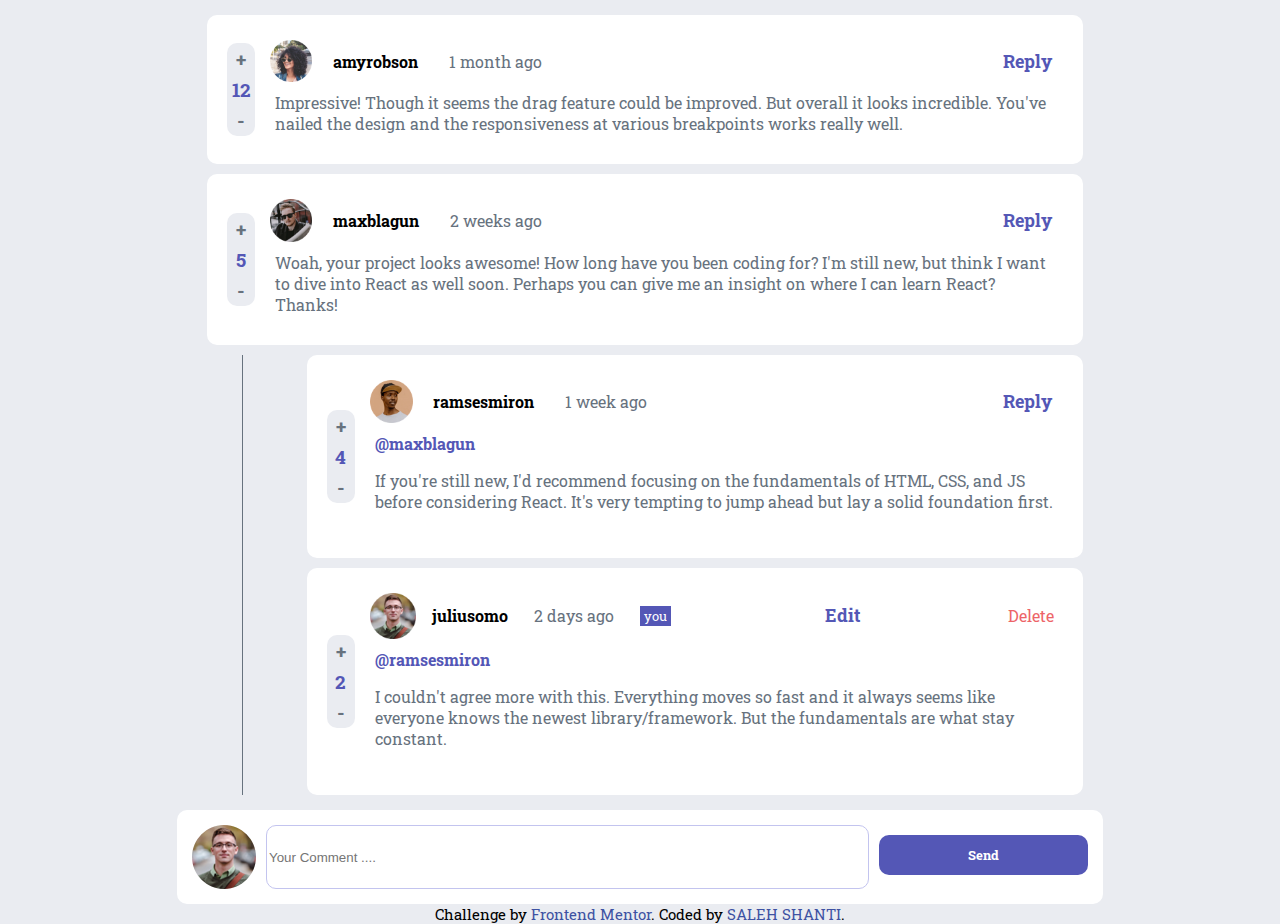
<file: index.html>
<!DOCTYPE html>
<html lang="en">
  <head>
    <meta charset="UTF-8" />
    <meta name="viewport" content="width=device-width, initial-scale=1.0" />
    <!-- displays site properly based on user's device -->

    <link
      rel="icon"
      type="image/png"
      sizes="32x32"
      href="./images/favicon-32x32.png"
    />
    <link rel="preconnect" href="https://fonts.googleapis.com" />
    <link rel="preconnect" href="https://fonts.gstatic.com" crossorigin />
    <link
      href="https://fonts.googleapis.com/css2?family=Roboto+Slab&family=Rubik:wght@400;500;700&display=swap"
      rel="stylesheet"
    />
    <link
      rel="stylesheet"
      href="https://use.fontawesome.com/releases/v5.15.4/css/all.css"
      integrity="sha384-DyZ88mC6Up2uqS4h/KRgHuoeGwBcD4Ng9SiP4dIRy0EXTlnuz47vAwmeGwVChigm"
      crossorigin="anonymous"
    />
    <link rel="stylesheet" href="./styles/style.css" />
    <!-- <link rel="stylesheet" href="./styles/media-queries.css" /> -->
    <title>Interactive comments section</title>
  </head>
  <body>
    <div class="container">
      
    </div>

    <div class="modal">
      <div class="modal-content">
        <h2 class="modal-title">Delete Comment</h2>
        <p class="modal-description">
          Are you sure you want to delete tis comment? This will remove the
          comment and can't be undone.
        </p>
        <div class="modal-btns">
          <button class="btn cancel-delete-comment-btn">NO, CANCEL</button>
          <button class="btn delete-comment-btn">YES, DELETE</button>
        </div>
      </div>
    </div>
    <div class="attribution">
      Challenge by
      <a href="https://www.frontendmentor.io?ref=challenge" target="_blank"
        >Frontend Mentor</a
      >. Coded by
      <a href="https://github.com/Saleh-Shanti" target="_blank">SALEH SHANTI</a
      >.
    </div>
</html>
<script type="module" src="./js/main.js"></script>
  </body>
</file>
<file: styles/style.css>
/*  General Rules */
:root {
  --Moderate_blue: hsl(238, 40%, 52%);
  --Soft_Red: hsl(358, 79%, 66%);
  --Light_grayish_blue: hsl(239, 57%, 85%);
  --Pale_red: hsl(357, 100%, 86%);
  --Dark_blue: hsl(212, 24%, 26%);
  --Grayish_Blue: hsl(211, 10%, 45%);
  --Light_gray: hsl(223, 19%, 93%);
  --Very_light_gray: hsl(228, 33%, 97%);
  --White: hsl(0, 0%, 100%);

  --para: 16px;
  --roboto: "Roboto Slab", serif;
  --rubik: "Rubik", sans-serif;
}

.attribution {
  font-size: 15px;
  text-align: center;
}
.attribution a {
  color: hsl(228, 45%, 44%);
}

body {
  margin: 0;
  padding: 0;
  box-sizing: border-box;
  background-color: var(--Light_gray);
  font-family: var(--roboto);
}

a {
  text-decoration: none;
  color: var(--Moderate_blue);
}
/*  End General Rules */

/* Styling main contents */
.container {
  width: 50%;
  margin: 1% 25% 5%;
  padding: 5px;
  background: transparent;
  border-radius: 10px;
  /* box-shadow: 7px 25px 33px 0px rgba(0, 0, 0, 0.45);
  -webkit-box-shadow: 7px 25px 33px 0px rgba(0, 0, 0, 0.45);
  -moz-box-shadow: 7px 25px 33px 0px rgba(0, 0, 0, 0.45); */
}

/* Comment card */
.comment {
  background-color: var(--White);
  margin: 10px;
  padding: 15px;
  border-radius: 10px;
  display: flex;
  flex-direction: row-reverse;
  justify-content: space-between;
  align-items: center;
}

/* Comment info that include the body of comment except the vote bar */
.comment-info {
  padding: 10px;
  color: var(--Grayish_Blue);
  flex: 1;
}
.head {
  display: flex;
  justify-content: space-between;
  align-items: center;
  margin-bottom: 5px;
}
.main-desc {
  display: flex;
  justify-content: space-between;
  align-items: center;
}
.main-desc span {
  display: block;
  margin: 0 10px;
}
.avatar {
  width: 15%;
}
.title {
  font-weight: 700;
  color: black;
}

.comment-desc {
  padding: 5px;
}

.vote span {
  display: block;
  margin: 3px;
  font-size: 1.2rem;
}
.vote {
  display: flex;
  flex-direction: column;
  align-items: center;
  justify-content: center;
  background-color: var(--Light_gray);
  border-radius: 10px;
  width: max-content;
  padding: 0 4px;
  font-weight: 700;
  margin: 0 5px;
  width: 20px;
}
.sign {
  cursor: pointer;
  color: var(--Grayish_Blue);
  font-size: 1.1rem;
  transition: 0.5s ease-out;
}
.sign:hover {
  transform: scale(1.8);
}
.num {
  color: var(--Moderate_blue);
}

.reply {
  color: var(--Moderate_blue);
  cursor: pointer;
}
.reply-btn {
  background: transparent;
  border: none;
  cursor: pointer;
  font-family: var(--roboto);
  font-weight: 700;
  font-size: 1.1rem;
  color: var(--Moderate_blue);
}

/* Replied comments section */
.replied {
  padding-left: 6%;
  margin-left: 5%;
  border-left: 1px solid var(--Grayish_Blue);
  background: var(--Light_gray);
}

.you {
  background-color: var(--Moderate_blue);
  color: var(--White);
  padding: 2px 4px;
  font-size: 0.8rem;
}
.delete {
  color: var(--Soft_Red);
  cursor: pointer;
}
.deletBtn {
  color: var(--Soft_Red);
  margin-right: 4px;
}
.mobile {
  display: none;
}

/* add comment  card*/
.add_comment {
  width: 50%;
  margin: 10px auto;
  padding: 15px;
  background: transparent;
  border-radius: 10px;
  background-color: var(--White);
  display: flex;
  justify-content: space-between;
}
.add_comment img {
  margin-right: 10px;
  width: auto;
}
.add-comment-btn {
  background-color: var(--Moderate_blue);
  border: none;
  border-radius: 10px;
  width: 60px;
  height: 40px;
  padding: 5px;
  margin: 10px 0 0 10px;
  color: var(--White);
  font-family: var(--roboto);
  font-weight: 700;
  flex: 1;
  cursor: pointer;
}
#add {
  flex: 3;
  border-radius: 10px;
  border: 1px solid var(--Light_grayish_blue);
}
.usernamereply {
  color: var(--Moderate_blue);
  cursor: pointer;
  font-weight: bolder;
}
.note {
  padding: 5px;
  color: var(--White);
  background-color: rgba(1, 155, 1, 0.582);
}
/* Modal  */

.modal {
  visibility: hidden;
  width: 100%;
  height: 100%;
  position: absolute;
  top: 0;
  z-index: 100;
  background-color: rgba(73, 73, 73, 0.212);
}
.modal-content {
  position: absolute;
  left: 50%;
  top: 50%;
  transform: translate(-50%, -50%);
  color: hsl(212, 24%, 26%);
  font-size: larger;
  line-height: 1.5rem;
  height: max-content;
  width: 25%;
  background-color: white;
  padding: 20px;
  border-radius: 10px;
  display: flex;
  flex-direction: column;
  justify-content: space-evenly;
}

.modal-btns {
  display: flex;
  justify-content: space-evenly;
}
.btn {
  cursor: pointer;
  border: none;
  border-radius: 10px;
  padding: 20px;
  color: white;
}

.cancel-delete-comment-btn {
  background-color: rgb(160, 160, 160);
}
.delete-comment-btn {
  background-color: var(--Soft_Red);
}

.cancel-delete-comment-btn:hover {
  background-color: rgb(97, 96, 96);
}
.delete-comment-btn:hover {
  background: hsl(358, 68%, 39%);
}

/* Media Queries for smaller screens */
@media screen and (max-width: 1284px) {
  .container {
    width: 70%;
    margin: auto 15%;
  }
  .add_comment {
    width: 70%;
    margin: auto;
  }
  .modal {
    font-size: 0.7rem;
  }
  .modal-content {
    width: 80%;
    margin: 0 2%;
  }
  .modal-btns {
    flex-direction: column;
    justify-content: center;
    align-items: center;
  }
  .btn {
    margin: 3px;
    width: 50%;
    font-size: 0.7rem;
  }
}

@media screen and (max-width: 897px) {
  .container {
    width: 80%;
    margin: auto 10%;
  }
  .add_comment {
    width: 80%;
    margin: auto;
  }
}
@media screen and (max-width: 689px) {
  * {
    font-size: 0.9rem;
  }
  .container {
    box-shadow: none;
  }
  .comment {
    flex-direction: column;
    align-items: stretch;
  }

  .container {
    width: 100%;
    margin: auto;
  }
  .add_comment {
    width: 100%;
    margin: auto;
  }
  .desktop {
    display: none;
  }
  .mobile {
    display: block;
  }
  .mobile-vote-reply {
    display: flex;
    justify-content: space-between;
  }
  .vote {
    flex-direction: row;
    justify-content: space-between;
    width: fit-content;
  }
  .delete {
    margin-right: 10px;
  }
}
</file>
